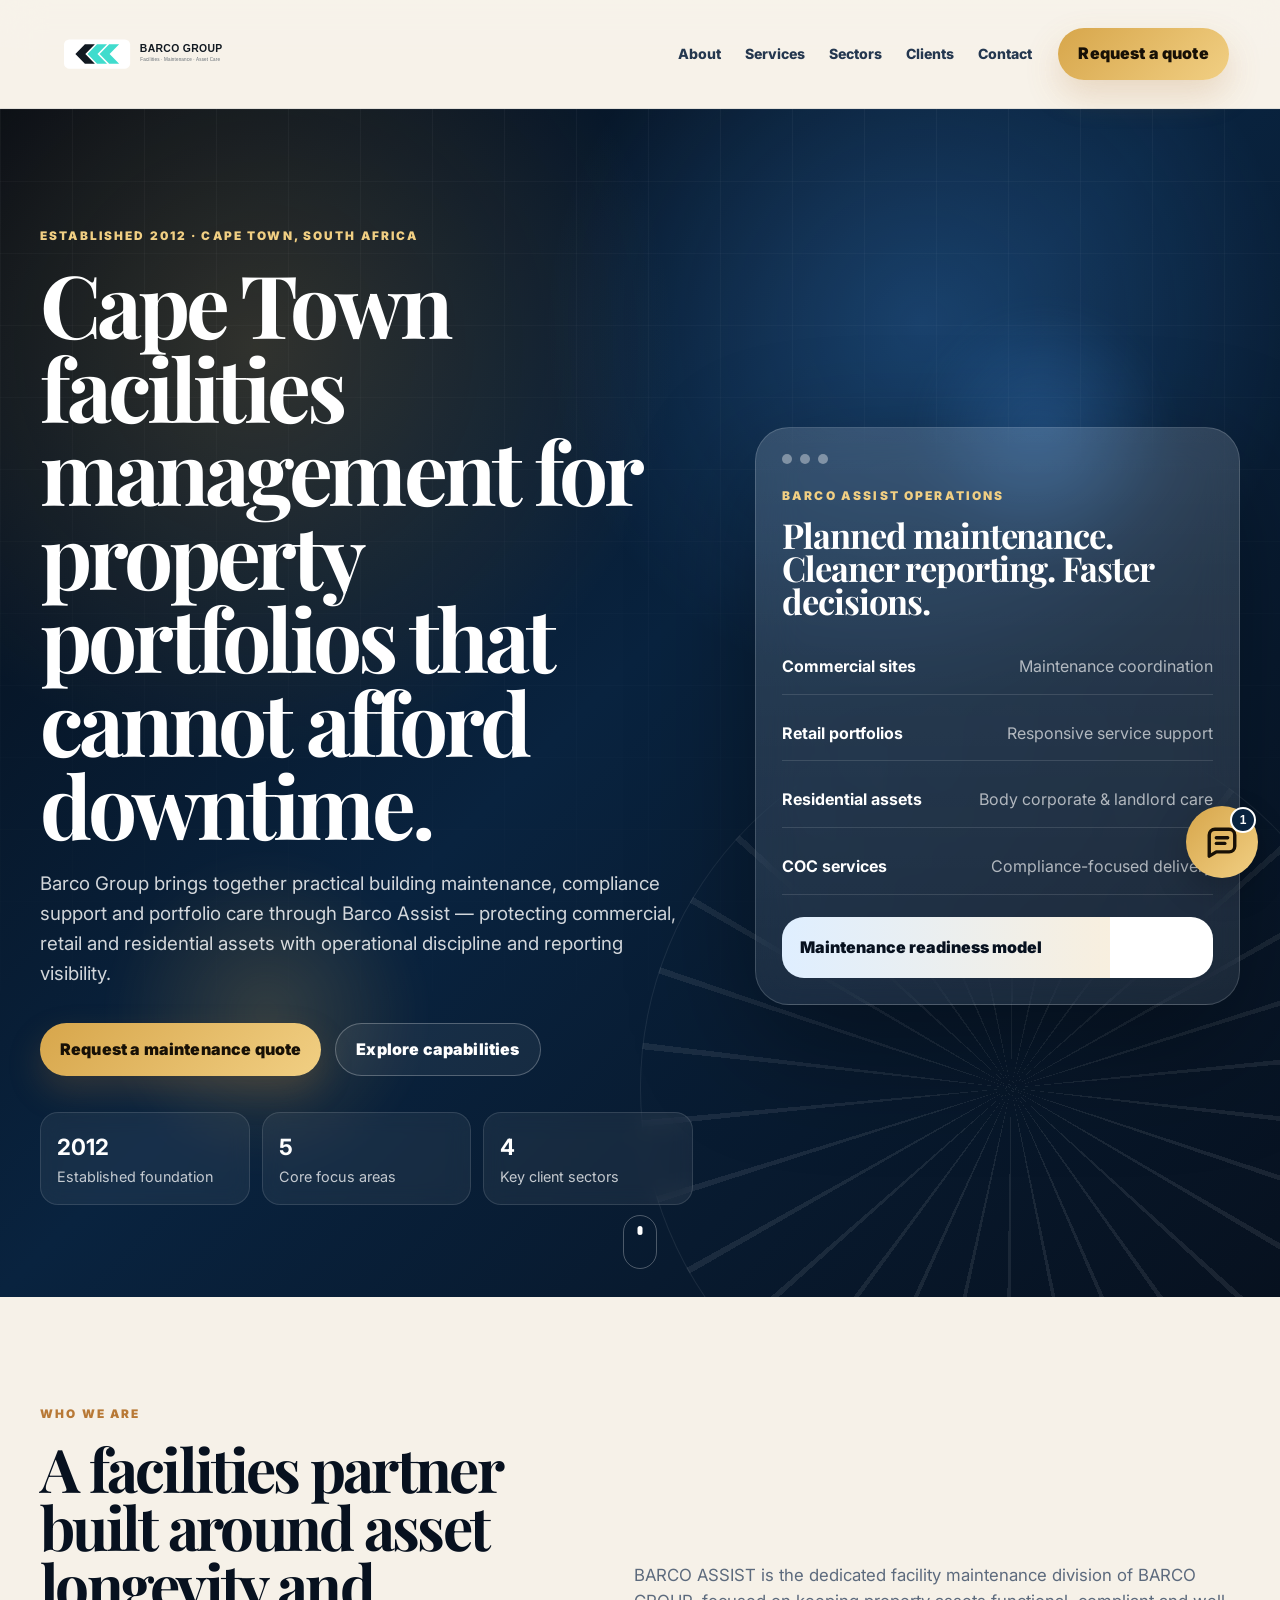
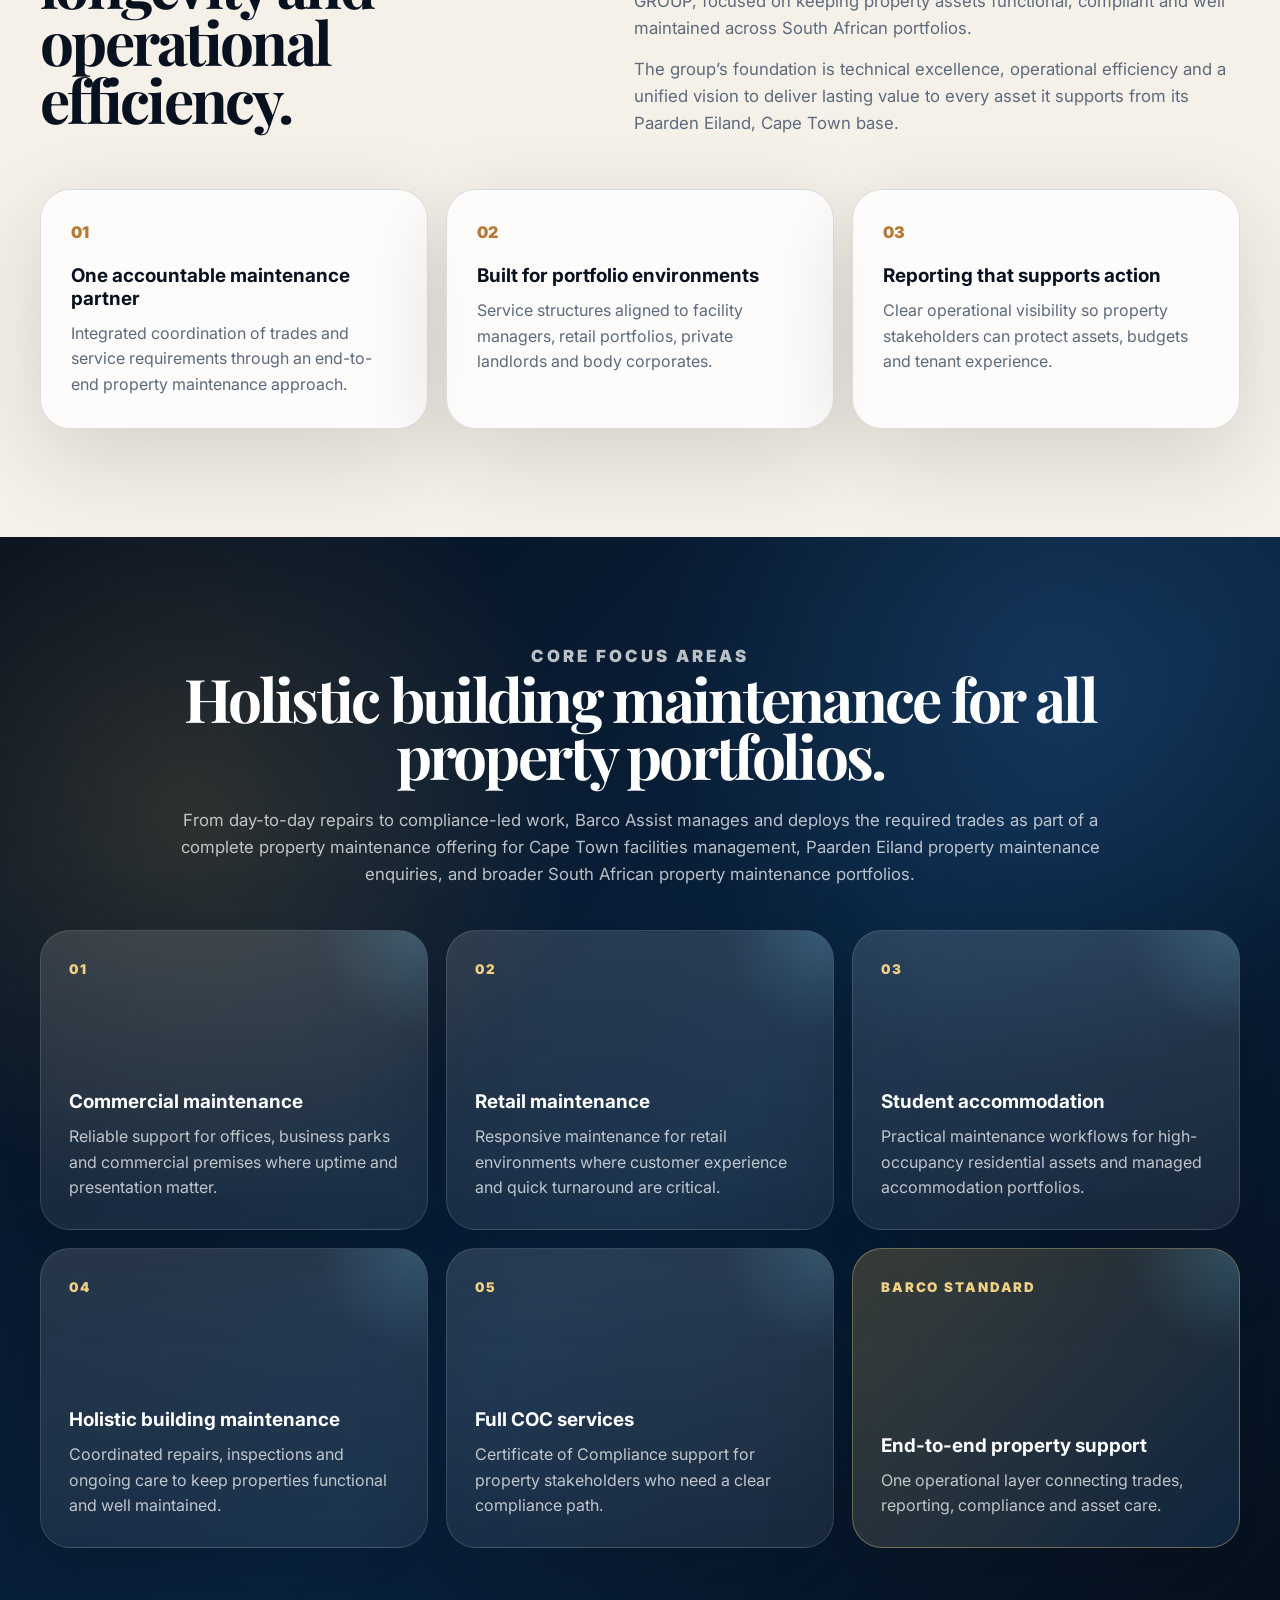
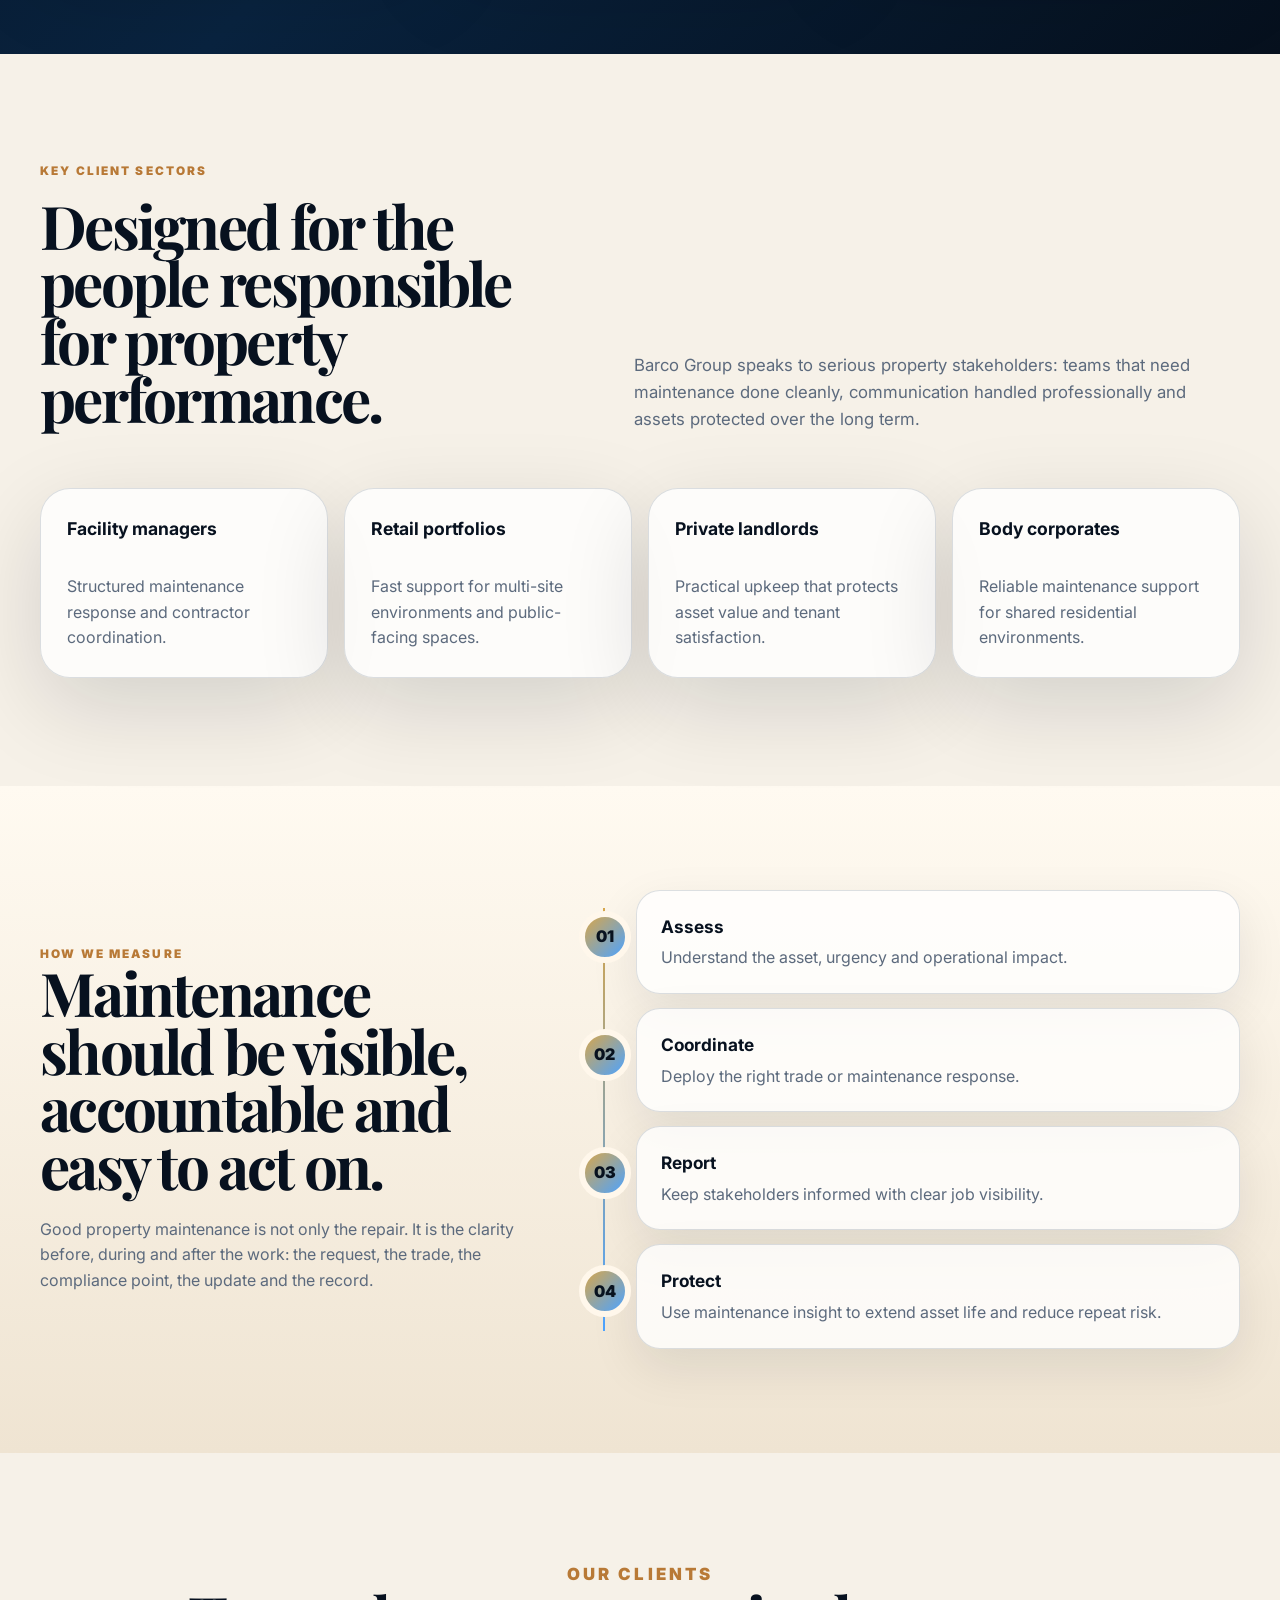
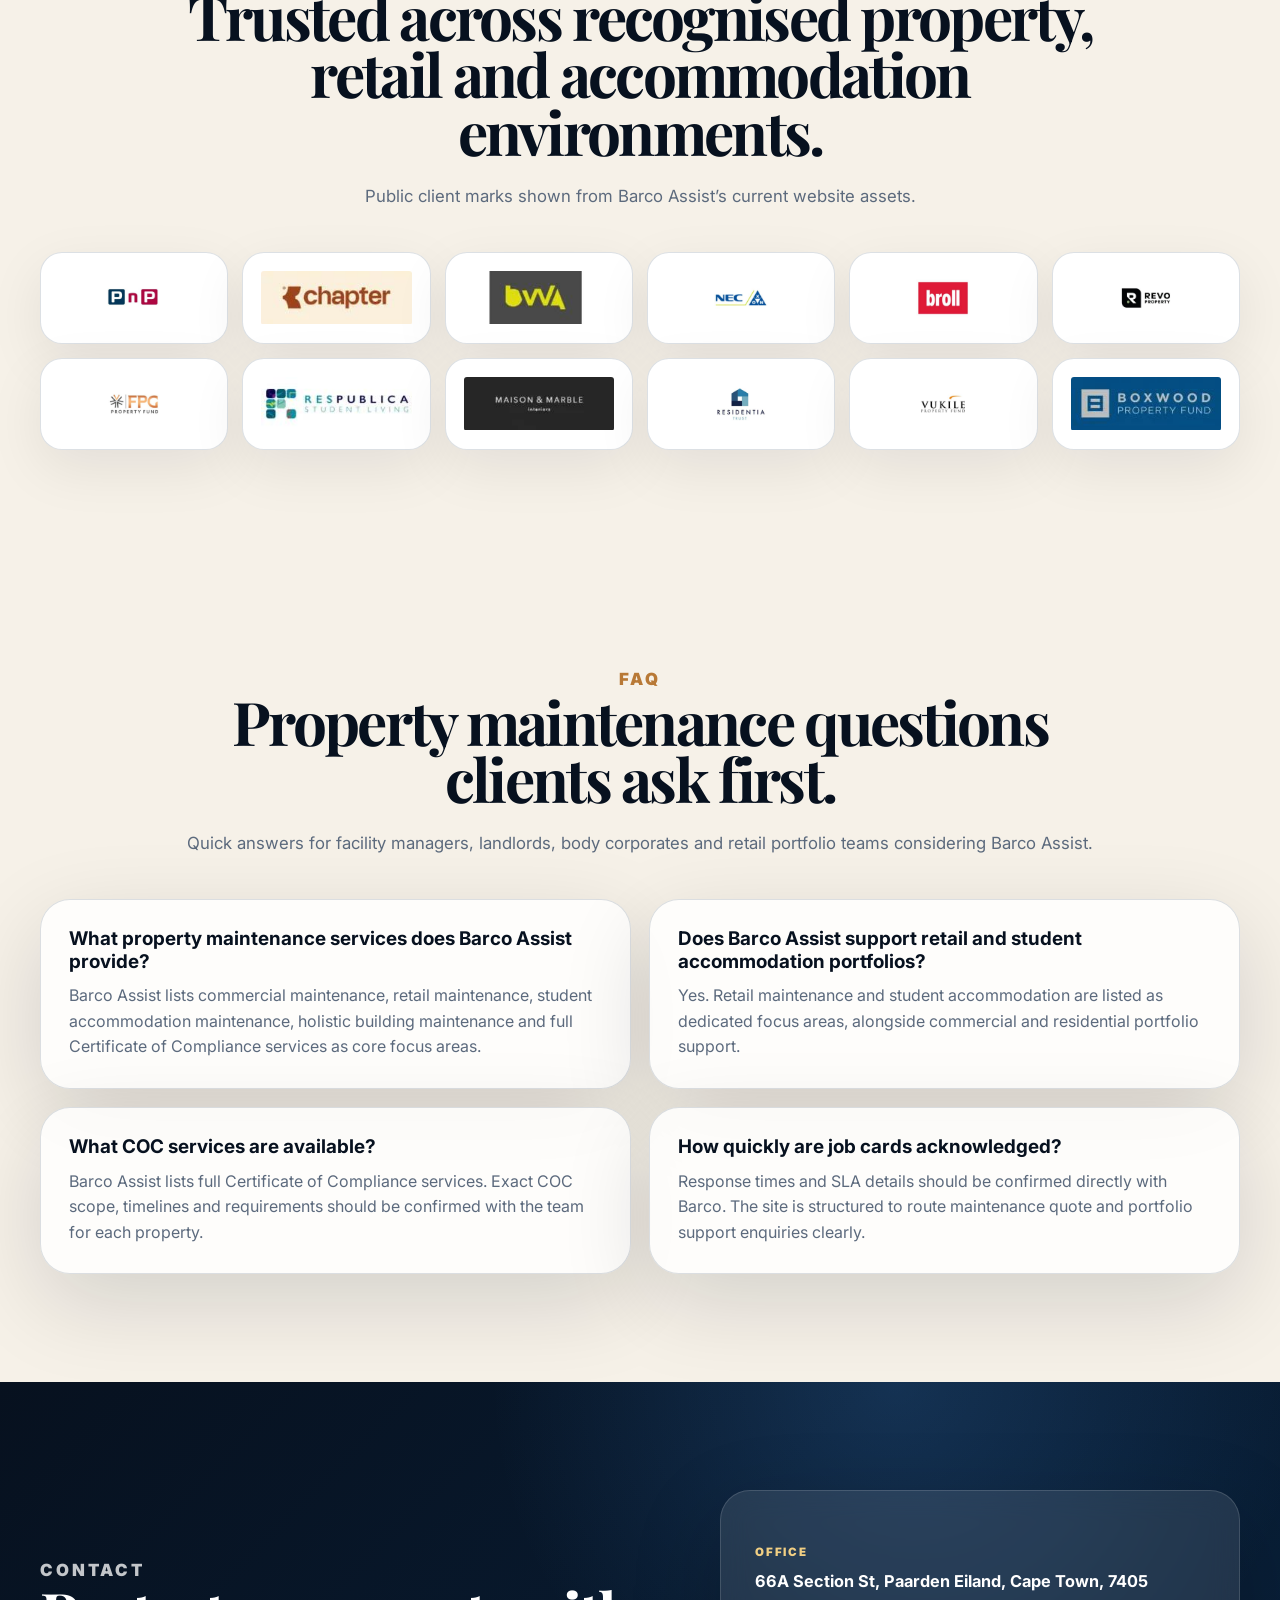
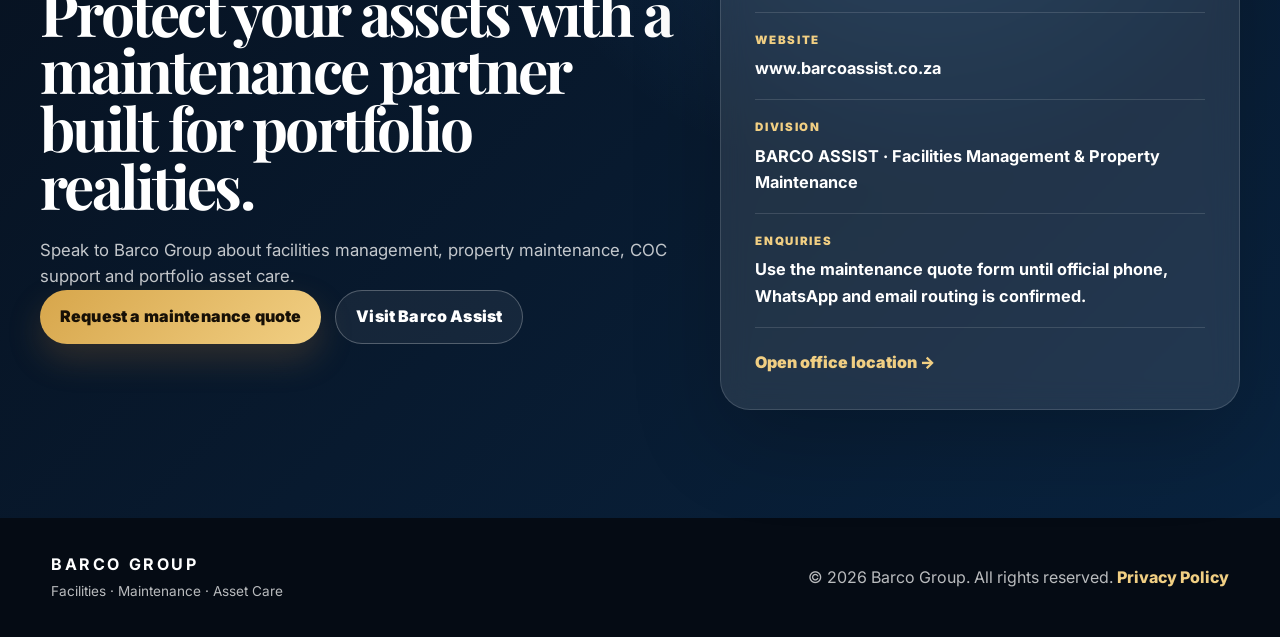
<file: index.html>
<!DOCTYPE html>
<html lang="en">
<head>
  <meta charset="UTF-8">
  <meta name="viewport" content="width=device-width, initial-scale=1.0">
  <title>Barco Group | Facilities Management &amp; Property Maintenance</title>
  <meta name="description" content="Barco Group is the home of Barco Assist, delivering Cape Town facilities management, property maintenance, COC services and asset care for South African property portfolios.">
  <link rel="canonical" href="https://barcogroup.co.za/">
  <meta property="og:type" content="website">
  <meta property="og:title" content="Barco Group | Facilities Management &amp; Property Maintenance">
  <meta property="og:description" content="Protecting commercial, retail and residential property assets through practical maintenance coordination, reporting visibility and integrated service delivery.">
  <meta property="og:url" content="https://barcogroup.co.za/">
  <meta property="og:image" content="https://smartsitesa.github.io/barco-group-demo/assets/brand/barco-group-logo.png">
  <meta name="theme-color" content="#07111f">
  <meta name="robots" content="index, follow">
  <link rel="preconnect" href="https://fonts.googleapis.com">
  <link rel="preconnect" href="https://fonts.gstatic.com" crossorigin>
  <link href="https://fonts.googleapis.com/css2?family=Inter:wght@400;500;600;700;800;900&amp;family=Playfair+Display:wght@700;800&amp;display=swap" rel="stylesheet">
  <link rel="stylesheet" href="styles.css">
  <script type="application/ld+json">
  {
    "@context": "https://schema.org",
    "@graph": [
      {
        "@type": ["Organization", "LocalBusiness"],
        "@id": "https://barcogroup.co.za/#organization",
        "name": "Barco Group",
        "url": "https://barcogroup.co.za/",
        "logo": "https://smartsitesa.github.io/barco-group-demo/assets/brand/barco-group-logo.png",
        "foundingDate": "2012",
        "address": {
          "@type": "PostalAddress",
          "streetAddress": "66A Section St, Paarden Eiland",
          "addressLocality": "Cape Town",
          "postalCode": "7405",
          "addressCountry": "ZA"
        },
        "areaServed": "South Africa",
        "description": "Barco Group is home to Barco Assist, a facilities management and property maintenance division supporting commercial, retail and residential property portfolios."
      },
      {
        "@type": "Service",
        "@id": "https://barcogroup.co.za/#property-maintenance",
        "name": "Facilities management and property maintenance",
        "provider": { "@id": "https://barcogroup.co.za/#organization" },
        "areaServed": "South Africa",
        "serviceType": ["Commercial maintenance", "Retail maintenance", "Student accommodation maintenance", "Holistic building maintenance", "Certificate of Compliance services"]
      },
      {
        "@type": "FAQPage",
        "@id": "https://barcogroup.co.za/#faq",
        "mainEntity": [
          {"@type":"Question","name":"What property maintenance services does Barco Assist provide?","acceptedAnswer":{"@type":"Answer","text":"Barco Assist lists commercial maintenance, retail maintenance, student accommodation maintenance, holistic building maintenance and full Certificate of Compliance services as core focus areas."}},
          {"@type":"Question","name":"Does Barco Assist support retail and student accommodation portfolios?","acceptedAnswer":{"@type":"Answer","text":"Yes. Retail maintenance and student accommodation are listed as dedicated focus areas, alongside commercial and residential portfolio support."}},
          {"@type":"Question","name":"What COC services are available?","acceptedAnswer":{"@type":"Answer","text":"Barco Assist lists full Certificate of Compliance services. Exact COC scope, timelines and requirements should be confirmed with the team for each property."}},
          {"@type":"Question","name":"How quickly are job cards acknowledged?","acceptedAnswer":{"@type":"Answer","text":"Response times and SLA details should be confirmed directly with Barco. The site is structured to route maintenance quote and portfolio support enquiries clearly."}}
        ]
      }
    ]
  }
  </script>
</head>
<body>
  <div class="page-glow" aria-hidden="true"></div>
  <header class="site-head" data-elevate>
    <a class="brand brand-logo-only" href="#top" aria-label="Barco Group home">
      <img src="assets/brand/barco-group-logo.svg" alt="Barco Group">
    </a>
    <nav class="main-nav" aria-label="Primary navigation">
      <a href="#about">About</a>
      <a href="#services">Services</a>
      <a href="#sectors">Sectors</a>
      <a href="#clients">Clients</a>
      <a href="#contact">Contact</a>
    </nav>
    <a class="nav-cta" href="#contact">Request a quote</a>
  </header>

  <main id="top">
    <section class="hero" aria-labelledby="hero-title">
      <div class="hero-media" aria-hidden="true">
        <div class="orb orb-one"></div>
        <div class="orb orb-two"></div>
        <div class="blueprint"></div>
      </div>
      <div class="hero-inner">
        <div class="hero-copy reveal">
          <p class="eyebrow">Established 2012 · Cape Town, South Africa</p>
          <h1 id="hero-title">Cape Town facilities management for property portfolios that cannot afford downtime.</h1>
          <p class="lead">Barco Group brings together practical building maintenance, compliance support and portfolio care through Barco Assist — protecting commercial, retail and residential assets with operational discipline and reporting visibility.</p>
          <div class="hero-actions">
            <a class="btn primary" href="#contact">Request a maintenance quote</a>
            <a class="btn ghost" href="#services">Explore capabilities</a>
          </div>
          <div class="hero-proof">
            <span><b>2012</b> Established foundation</span>
            <span><b>5</b> Core focus areas</span>
            <span><b>4</b> Key client sectors</span>
          </div>
        </div>
        <aside class="command-card reveal delay-1" aria-labelledby="operations-title">
          <div class="card-top"><span></span><span></span><span></span></div>
          <p class="panel-label">BARCO ASSIST OPERATIONS</p>
          <h2 id="operations-title">Planned maintenance. Cleaner reporting. Faster decisions.</h2>
          <div class="status-lines">
            <div><strong>Commercial sites</strong><span>Maintenance coordination</span></div>
            <div><strong>Retail portfolios</strong><span>Responsive service support</span></div>
            <div><strong>Residential assets</strong><span>Body corporate &amp; landlord care</span></div>
            <div><strong>COC services</strong><span>Compliance-focused delivery</span></div>
          </div>
          <div class="live-meter"><i></i><span>Maintenance readiness model</span></div>
        </aside>
      </div>
      <a class="scroll-cue" href="#about" aria-label="Scroll to about"><span></span></a>
    </section>

    <section id="about" class="section-shell about-section">
      <div class="split reveal">
        <div>
          <p class="eyebrow dark">Who we are</p>
          <h2>A facilities partner built around asset longevity and operational efficiency.</h2>
        </div>
        <div class="rich-copy">
          <p>BARCO ASSIST is the dedicated facility maintenance division of BARCO GROUP, focused on keeping property assets functional, compliant and well maintained across South African portfolios.</p>
          <p>The group’s foundation is technical excellence, operational efficiency and a unified vision to deliver lasting value to every asset it supports from its Paarden Eiland, Cape Town base.</p>
        </div>
      </div>
      <div class="value-grid">
        <article class="value-card reveal"><span>01</span><h3>One accountable maintenance partner</h3><p>Integrated coordination of trades and service requirements through an end-to-end property maintenance approach.</p></article>
        <article class="value-card reveal delay-1"><span>02</span><h3>Built for portfolio environments</h3><p>Service structures aligned to facility managers, retail portfolios, private landlords and body corporates.</p></article>
        <article class="value-card reveal delay-2"><span>03</span><h3>Reporting that supports action</h3><p>Clear operational visibility so property stakeholders can protect assets, budgets and tenant experience.</p></article>
      </div>
    </section>

    <section id="services" class="dark-section services-section">
      <div class="section-shell">
        <div class="section-heading reveal">
          <p class="eyebrow">Core focus areas</p>
          <h2>Holistic building maintenance for all property portfolios.</h2>
          <p>From day-to-day repairs to compliance-led work, Barco Assist manages and deploys the required trades as part of a complete property maintenance offering for Cape Town facilities management, Paarden Eiland property maintenance enquiries, and broader South African property maintenance portfolios.</p>
        </div>
        <div class="service-grid">
          <article class="service-card reveal"><small>01</small><h3>Commercial maintenance</h3><p>Reliable support for offices, business parks and commercial premises where uptime and presentation matter.</p></article>
          <article class="service-card reveal delay-1"><small>02</small><h3>Retail maintenance</h3><p>Responsive maintenance for retail environments where customer experience and quick turnaround are critical.</p></article>
          <article class="service-card reveal delay-2"><small>03</small><h3>Student accommodation</h3><p>Practical maintenance workflows for high-occupancy residential assets and managed accommodation portfolios.</p></article>
          <article class="service-card reveal"><small>04</small><h3>Holistic building maintenance</h3><p>Coordinated repairs, inspections and ongoing care to keep properties functional and well maintained.</p></article>
          <article class="service-card reveal delay-1"><small>05</small><h3>Full COC services</h3><p>Certificate of Compliance support for property stakeholders who need a clear compliance path.</p></article>
          <article class="service-card premium reveal delay-2"><small>BARCO STANDARD</small><h3>End-to-end property support</h3><p>One operational layer connecting trades, reporting, compliance and asset care.</p></article>
        </div>
      </div>
    </section>

    <section id="sectors" class="section-shell sectors-section">
      <div class="split reveal">
        <div>
          <p class="eyebrow dark">Key client sectors</p>
          <h2>Designed for the people responsible for property performance.</h2>
        </div>
        <p class="rich-copy">Barco Group speaks to serious property stakeholders: teams that need maintenance done cleanly, communication handled professionally and assets protected over the long term.</p>
      </div>
      <div class="sector-track">
        <article class="sector-card reveal"><b>Facility managers</b><span>Structured maintenance response and contractor coordination.</span></article>
        <article class="sector-card reveal delay-1"><b>Retail portfolios</b><span>Fast support for multi-site environments and public-facing spaces.</span></article>
        <article class="sector-card reveal delay-2"><b>Private landlords</b><span>Practical upkeep that protects asset value and tenant satisfaction.</span></article>
        <article class="sector-card reveal delay-3"><b>Body corporates</b><span>Reliable maintenance support for shared residential environments.</span></article>
      </div>
    </section>

    <section class="process-section">
      <div class="section-shell process-grid">
        <div class="process-copy reveal">
          <p class="eyebrow dark">How we measure</p>
          <h2>Maintenance should be visible, accountable and easy to act on.</h2>
          <p>Good property maintenance is not only the repair. It is the clarity before, during and after the work: the request, the trade, the compliance point, the update and the record.</p>
        </div>
        <div class="timeline reveal delay-1">
          <div><span>01</span><strong>Assess</strong><p>Understand the asset, urgency and operational impact.</p></div>
          <div><span>02</span><strong>Coordinate</strong><p>Deploy the right trade or maintenance response.</p></div>
          <div><span>03</span><strong>Report</strong><p>Keep stakeholders informed with clear job visibility.</p></div>
          <div><span>04</span><strong>Protect</strong><p>Use maintenance insight to extend asset life and reduce repeat risk.</p></div>
        </div>
      </div>
    </section>

    <section id="clients" class="section-shell clients-section">
      <div class="section-heading reveal">
        <p class="eyebrow dark">Our clients</p>
        <h2>Trusted across recognised property, retail and accommodation environments.</h2>
        <p>Public client marks shown from Barco Assist’s current website assets.</p>
      </div>
      <div class="logo-cloud reveal">
        <img loading="lazy" decoding="async" src="assets/barco/img-02.jpg" alt="Pick n Pay logo">
        <img loading="lazy" decoding="async" src="assets/barco/img-03.jpg" alt="Chapter logo">
        <img loading="lazy" decoding="async" src="assets/barco/img-04.jpg" alt="BWA logo">
        <img loading="lazy" decoding="async" src="assets/barco/img-05.jpg" alt="NEC logo">
        <img loading="lazy" decoding="async" src="assets/barco/img-06.jpg" alt="Broll logo">
        <img loading="lazy" decoding="async" src="assets/barco/img-07.jpg" alt="Revo Property logo">
        <img loading="lazy" decoding="async" src="assets/barco/img-08.jpg" alt="FPG Property Fund logo">
        <img loading="lazy" decoding="async" src="assets/barco/img-09.jpg" alt="Respublica Student Living logo">
        <img loading="lazy" decoding="async" src="assets/barco/img-10.jpg" alt="Maison & Marble Interiors logo">
        <img loading="lazy" decoding="async" src="assets/barco/img-11.jpg" alt="Residentia Trust logo">
        <img loading="lazy" decoding="async" src="assets/barco/img-12.jpg" alt="Vukile Property Fund logo">
        <img loading="lazy" decoding="async" src="assets/barco/img-13.jpg" alt="Boxwood Property Fund logo">
      </div>
    </section>

    <section id="faq" class="section-shell faq-section">
      <div class="section-heading reveal">
        <p class="eyebrow dark">FAQ</p>
        <h2>Property maintenance questions clients ask first.</h2>
        <p>Quick answers for facility managers, landlords, body corporates and retail portfolio teams considering Barco Assist.</p>
      </div>
      <div class="faq-grid">
        <article class="faq-card reveal"><h3>What property maintenance services does Barco Assist provide?</h3><p>Barco Assist lists commercial maintenance, retail maintenance, student accommodation maintenance, holistic building maintenance and full Certificate of Compliance services as core focus areas.</p></article>
        <article class="faq-card reveal delay-1"><h3>Does Barco Assist support retail and student accommodation portfolios?</h3><p>Yes. Retail maintenance and student accommodation are listed as dedicated focus areas, alongside commercial and residential portfolio support.</p></article>
        <article class="faq-card reveal delay-2"><h3>What COC services are available?</h3><p>Barco Assist lists full Certificate of Compliance services. Exact COC scope, timelines and requirements should be confirmed with the team for each property.</p></article>
        <article class="faq-card reveal"><h3>How quickly are job cards acknowledged?</h3><p>Response times and SLA details should be confirmed directly with Barco. The site is structured to route maintenance quote and portfolio support enquiries clearly.</p></article>
      </div>
    </section>

    <section id="contact" class="contact-section">
      <div class="section-shell contact-grid">
        <div class="contact-copy reveal">
          <p class="eyebrow">Contact</p>
          <h2>Protect your assets with a maintenance partner built for portfolio realities.</h2>
          <p>Speak to Barco Group about facilities management, property maintenance, COC support and portfolio asset care.</p>
          <div class="contact-actions">
            <a class="btn primary" href="https://barcoassist.co.za/contact_us" target="_blank" rel="noopener">Request a maintenance quote</a>
            <a class="btn ghost" href="https://barcoassist.co.za/" target="_blank" rel="noopener">Visit Barco Assist</a>
          </div>
        </div>
        <div class="contact-card reveal delay-1">
          <div class="contact-line"><span>Office</span><strong>66A Section St, Paarden Eiland, Cape Town, 7405</strong></div>
          <div class="contact-line"><span>Website</span><strong>www.barcoassist.co.za</strong></div>
          <div class="contact-line"><span>Division</span><strong>BARCO ASSIST · Facilities Management &amp; Property Maintenance</strong></div>
          <div class="contact-line"><span>Enquiries</span><strong>Use the maintenance quote form until official phone, WhatsApp and email routing is confirmed.</strong></div>
          <a class="map-link" href="https://www.google.com/maps/search/?api=1&query=66A%20Section%20St%2C%20Paarden%20Eiland%2C%20Cape%20Town%2C%207405" target="_blank" rel="noopener">Open office location →</a>
        </div>
      </div>
    </section>
  </main>

  <footer class="site-footer">
    <div><strong>BARCO GROUP</strong><span>Facilities · Maintenance · Asset Care</span></div>
    <p>© 2026 Barco Group. All rights reserved. <a href="privacy.html">Privacy Policy</a></p>
  </footer>

  <script src="bot-config.js"></script>
  <script src="bot-widget.js"></script>
  <script src="site.js"></script>
</body>
</html>
</file>
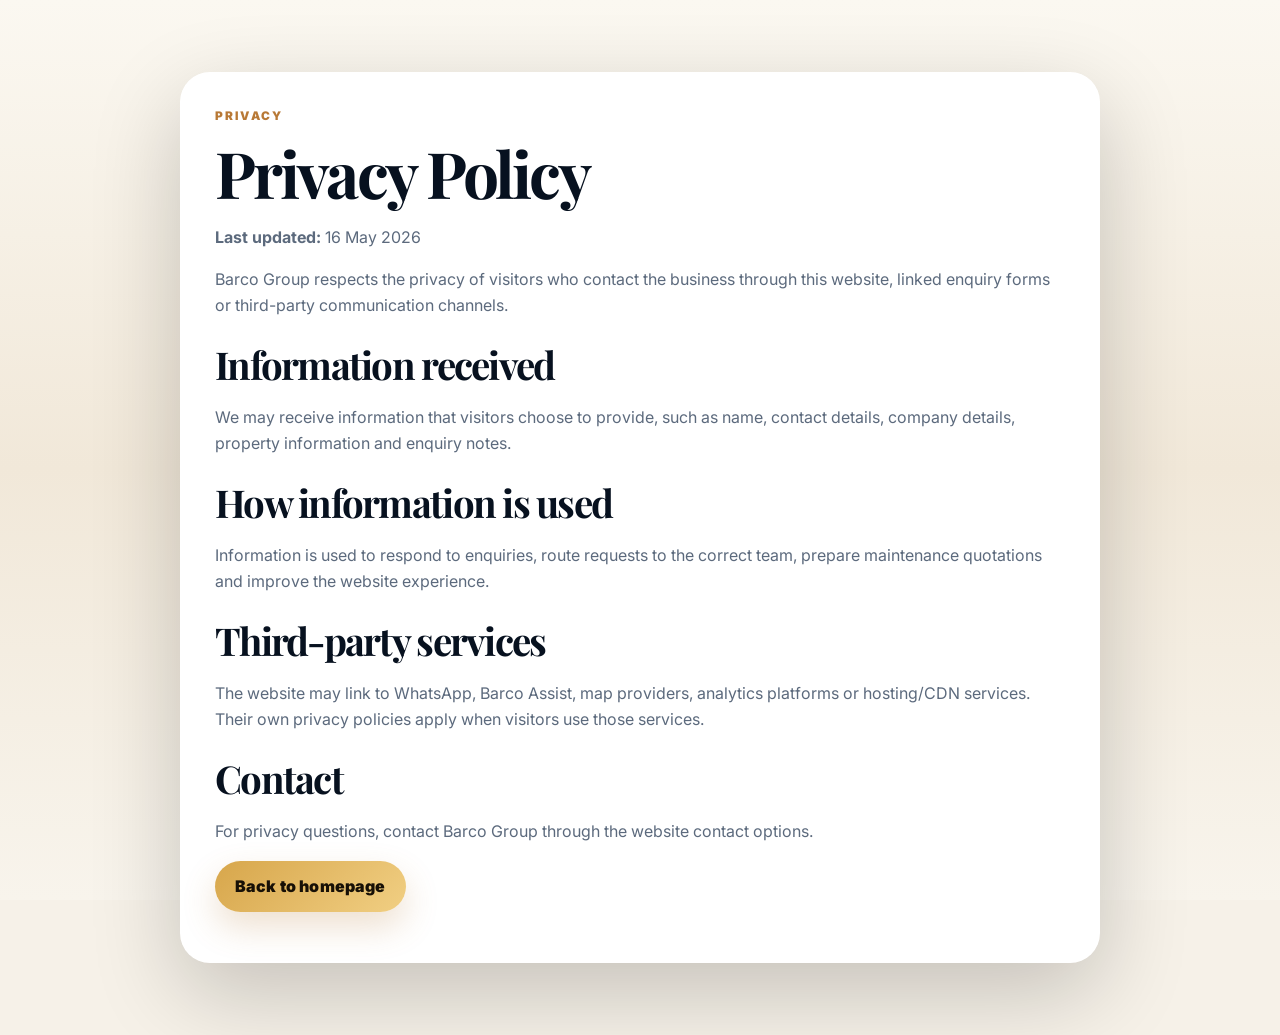
<file: privacy.html>
<!DOCTYPE html>
<html lang="en">
<head>
  <meta charset="UTF-8">
  <meta name="viewport" content="width=device-width, initial-scale=1.0">
  <title>Privacy Policy | Barco Group</title>
  <meta name="description" content="Privacy policy for Barco Group website enquiries.">
  <meta name="robots" content="index, follow">
  <link rel="preconnect" href="https://fonts.googleapis.com">
  <link rel="preconnect" href="https://fonts.gstatic.com" crossorigin>
  <link href="https://fonts.googleapis.com/css2?family=Inter:wght@400;500;600;700;800;900&amp;family=Playfair+Display:wght@700;800&amp;display=swap" rel="stylesheet">
  <link rel="stylesheet" href="styles.css">
</head>
<body>
  <main class="section-shell privacy-shell">
    <article class="contact-card privacy-card">
      <p class="eyebrow dark">Privacy</p>
      <h1>Privacy Policy</h1>
      <p><strong>Last updated:</strong> 16 May 2026</p>
      <p>Barco Group respects the privacy of visitors who contact the business through this website, linked enquiry forms or third-party communication channels.</p>
      <h2>Information received</h2>
      <p>We may receive information that visitors choose to provide, such as name, contact details, company details, property information and enquiry notes.</p>
      <h2>How information is used</h2>
      <p>Information is used to respond to enquiries, route requests to the correct team, prepare maintenance quotations and improve the website experience.</p>
      <h2>Third-party services</h2>
      <p>The website may link to WhatsApp, Barco Assist, map providers, analytics platforms or hosting/CDN services. Their own privacy policies apply when visitors use those services.</p>
      <h2>Contact</h2>
      <p>For privacy questions, contact Barco Group through the website contact options.</p>
      <p><a class="btn primary" href="index.html">Back to homepage</a></p>
    </article>
  </main>
</body>
</html>
</file>
<file: styles.css>
:root{--ink:#07111f;--navy:#09233f;--blue:#123b69;--electric:#4da3ff;--cyan:#80d7ff;--gold:#d7a64b;--bronze:#b87936;--paper:#f6f1e8;--stone:#e8dfd1;--muted:#5c6a7d;--line:rgba(9,35,63,.14);--white:#fff;--shadow:0 28px 90px rgba(7,17,31,.14);--radius:30px;--max:1200px}*{box-sizing:border-box}html{scroll-behavior:smooth}body{margin:0;font-family:Inter,system-ui,-apple-system,Segoe UI,sans-serif;color:var(--ink);background:var(--paper);line-height:1.6;overflow-x:hidden}body:before{content:"";position:fixed;inset:0;z-index:-3;background:linear-gradient(180deg,#fbf8f1 0%,#f1e8d9 52%,#f8f4ec 100%)}a{color:inherit;text-decoration:none}img{max-width:100%;display:block}.page-glow{position:fixed;inset:auto -15vw -30vh auto;width:58vw;height:58vw;border-radius:50%;background:radial-gradient(circle,rgba(77,163,255,.16),transparent 62%);z-index:-2;pointer-events:none}.site-head{position:sticky;top:0;z-index:60;display:flex;align-items:center;gap:26px;padding:15px clamp(18px,4vw,56px);background:rgba(246,241,232,.78);backdrop-filter:blur(20px);border-bottom:1px solid rgba(9,35,63,.09);transition:box-shadow .25s,background .25s}.site-head.is-scrolled{background:rgba(246,241,232,.94);box-shadow:0 18px 50px rgba(7,17,31,.1)}.brand{display:flex;align-items:center;gap:14px;margin-right:auto}.brand img{width:260px;height:78px;object-fit:contain;border-radius:0;background:transparent;padding:0;box-shadow:none}.brand strong{display:block;letter-spacing:.16em;font-size:.78rem}.brand small{display:block;color:var(--muted);font-size:.72rem;margin-top:1px}.main-nav{display:flex;gap:24px;font-size:.88rem;font-weight:800;color:#24374f}.main-nav a{position:relative}.main-nav a:after{content:"";position:absolute;left:0;right:100%;bottom:-7px;height:2px;background:linear-gradient(90deg,var(--gold),var(--electric));transition:right .25s}.main-nav a:hover:after{right:0}.nav-cta,.btn{display:inline-flex;align-items:center;justify-content:center;border-radius:999px;padding:13px 20px;font-weight:900;letter-spacing:.01em;transition:transform .2s,box-shadow .2s,background .2s}.nav-cta,.btn.primary{background:linear-gradient(135deg,var(--gold),#f1cf83);color:#171006;box-shadow:0 15px 34px rgba(183,121,54,.23)}.nav-cta:hover,.btn:hover{transform:translateY(-2px)}.btn.ghost{border:1px solid rgba(255,255,255,.26);color:#fff;background:rgba(255,255,255,.06)}.hero{position:relative;min-height:820px;display:grid;align-items:center;overflow:hidden;color:#fff;background:radial-gradient(circle at 72% 18%,rgba(77,163,255,.24),transparent 28%),radial-gradient(circle at 20% 20%,rgba(215,166,75,.2),transparent 30%),linear-gradient(135deg,#050b14 0%,#09233f 48%,#07111f 100%)}.hero:after{content:"";position:absolute;inset:0;background:linear-gradient(90deg,rgba(255,255,255,.05) 1px,transparent 1px),linear-gradient(rgba(255,255,255,.045) 1px,transparent 1px);background-size:72px 72px;mask-image:linear-gradient(180deg,#000,transparent 84%);opacity:.75}.hero-media{position:absolute;inset:0;overflow:hidden}.orb{position:absolute;border-radius:50%;filter:blur(14px);opacity:.75;animation:float 8s ease-in-out infinite}.orb-one{right:8%;top:16%;width:270px;height:270px;background:radial-gradient(circle,rgba(77,163,255,.36),transparent 68%)}.orb-two{left:8%;bottom:10%;width:330px;height:330px;background:radial-gradient(circle,rgba(215,166,75,.28),transparent 68%);animation-delay:-2s}.blueprint{position:absolute;right:-8vw;bottom:-18vh;width:58vw;height:58vw;border:1px solid rgba(255,255,255,.08);border-radius:50%;background:repeating-conic-gradient(from 0deg,rgba(255,255,255,.08) 0 1deg,transparent 1deg 12deg);animation:spin 38s linear infinite}.hero-inner{position:relative;z-index:2;width:min(var(--max),calc(100% - 34px));margin:0 auto;display:grid;grid-template-columns:1.05fr .78fr;gap:62px;align-items:center;padding:118px 0 92px}.eyebrow{margin:0 0 16px;text-transform:uppercase;letter-spacing:.18em;font-size:.74rem;font-weight:900;color:#f1cf83}.eyebrow.dark{color:var(--bronze)}h1,h2{font-family:"Playfair Display",Georgia,serif;letter-spacing:-.045em;line-height:.96;margin:0 0 22px}h1{font-size:clamp(3rem,6.8vw,7rem);max-width:920px}h2{font-size:clamp(2.25rem,4.7vw,4.9rem)}h3{margin:0 0 10px;font-size:1.18rem;line-height:1.2}.lead{font-size:1.17rem;color:rgba(255,255,255,.82);max-width:760px;margin:0 0 34px}.hero-actions,.contact-actions{display:flex;gap:14px;flex-wrap:wrap}.hero-proof{display:grid;grid-template-columns:repeat(3,1fr);gap:12px;margin-top:36px;max-width:780px}.hero-proof span{padding:16px;border:1px solid rgba(255,255,255,.12);border-radius:18px;background:rgba(255,255,255,.06);backdrop-filter:blur(10px);color:rgba(255,255,255,.75);font-size:.9rem}.hero-proof b{display:block;color:#fff;font-size:1.4rem}.command-card{position:relative;border:1px solid rgba(255,255,255,.16);border-radius:34px;background:linear-gradient(180deg,rgba(255,255,255,.15),rgba(255,255,255,.075));box-shadow:0 40px 120px rgba(0,0,0,.36);backdrop-filter:blur(22px);padding:26px;overflow:hidden}.command-card:before{content:"";position:absolute;inset:-40% -35% auto auto;width:260px;height:260px;border-radius:50%;background:radial-gradient(circle,rgba(128,215,255,.28),transparent 65%)}.card-top{display:flex;gap:8px;margin-bottom:22px}.card-top span{width:10px;height:10px;border-radius:50%;background:rgba(255,255,255,.38)}.panel-label{position:relative;margin:0 0 14px;letter-spacing:.18em;color:#f1cf83;font-size:.75rem;font-weight:900}.command-card h2{font-size:2.15rem;letter-spacing:-.03em}.status-lines{display:grid;gap:12px;margin:22px 0}.status-lines div{display:flex;justify-content:space-between;gap:18px;padding:14px 0;border-bottom:1px solid rgba(255,255,255,.12)}.status-lines span{color:rgba(255,255,255,.65);text-align:right}.live-meter{position:relative;margin-top:20px;padding:18px;border-radius:22px;background:#fff;color:var(--ink);font-weight:900;overflow:hidden}.live-meter i{position:absolute;inset:0 auto 0 0;width:76%;background:linear-gradient(90deg,rgba(77,163,255,.18),rgba(215,166,75,.18));animation:pulseWidth 3.8s ease-in-out infinite}.live-meter span{position:relative}.scroll-cue{position:absolute;z-index:3;left:50%;bottom:28px;width:34px;height:54px;border:1px solid rgba(255,255,255,.28);border-radius:999px;transform:translateX(-50%)}.scroll-cue span{position:absolute;left:50%;top:10px;width:5px;height:9px;border-radius:99px;background:#fff;transform:translateX(-50%);animation:scrollDot 1.8s infinite}.section-shell{width:min(var(--max),calc(100% - 34px));margin:0 auto}.about-section,.sectors-section,.clients-section{padding:108px 0}.split{display:grid;grid-template-columns:.95fr 1.05fr;gap:46px;align-items:end;margin-bottom:38px}.rich-copy{color:var(--muted);font-size:1.05rem}.rich-copy p{margin:0 0 14px}.value-grid{display:grid;grid-template-columns:repeat(3,1fr);gap:18px}.value-card,.service-card,.sector-card,.contact-card{border:1px solid var(--line);border-radius:var(--radius);background:rgba(255,255,255,.76);box-shadow:var(--shadow)}.value-card{padding:30px;min-height:240px;transition:transform .25s,box-shadow .25s}.value-card:hover,.sector-card:hover{transform:translateY(-6px);box-shadow:0 34px 100px rgba(7,17,31,.18)}.value-card span{display:inline-flex;margin-bottom:20px;color:var(--bronze);font-weight:900}.value-card p,.service-card p,.section-heading p,.sector-card span,.process-copy p,.contact-copy p{color:var(--muted);margin:0}.dark-section{position:relative;padding:106px 0;background:linear-gradient(135deg,#07111f,#09233f 55%,#06101d);color:#fff;overflow:hidden}.dark-section:before{content:"";position:absolute;inset:0;background:radial-gradient(circle at 15% 25%,rgba(215,166,75,.18),transparent 28%),radial-gradient(circle at 82% 12%,rgba(77,163,255,.16),transparent 28%)}.dark-section .section-shell{position:relative}.section-heading{text-align:center;max-width:920px;margin:0 auto 42px}.section-heading p{font-size:1.05rem}.dark-section .section-heading p,.service-card p{color:rgba(255,255,255,.72)}.service-grid{display:grid;grid-template-columns:repeat(3,1fr);gap:18px}.service-card{position:relative;overflow:hidden;min-height:300px;padding:28px;display:flex;flex-direction:column;justify-content:flex-end;background:linear-gradient(180deg,rgba(255,255,255,.13),rgba(255,255,255,.07));border-color:rgba(255,255,255,.13);box-shadow:0 30px 90px rgba(0,0,0,.18);transition:transform .25s,border-color .25s}.service-card:before{content:"";position:absolute;inset:-35% -25% auto auto;width:210px;height:210px;border-radius:50%;background:radial-gradient(circle,rgba(128,215,255,.18),transparent 68%)}.service-card:hover{transform:translateY(-7px);border-color:rgba(241,207,131,.45)}.service-card small{color:#f1cf83;font-weight:900;letter-spacing:.14em;margin-bottom:auto}.service-card.premium{background:linear-gradient(135deg,rgba(215,166,75,.24),rgba(77,163,255,.12));border-color:rgba(241,207,131,.36)}.sector-track{display:grid;grid-template-columns:repeat(4,1fr);gap:16px}.sector-card{padding:26px;min-height:190px;display:flex;flex-direction:column;justify-content:space-between}.sector-card b{font-size:1.1rem}.sector-card span{display:block}.process-section{padding:104px 0;background:linear-gradient(180deg,#fffaf1,#efe4d2)}.process-grid{display:grid;grid-template-columns:.85fr 1.15fr;gap:48px;align-items:center}.timeline{position:relative;display:grid;gap:14px}.timeline:before{content:"";position:absolute;left:25px;top:18px;bottom:18px;width:2px;background:linear-gradient(var(--gold),var(--electric))}.timeline div{position:relative;margin-left:58px;padding:22px 24px;border:1px solid var(--line);border-radius:24px;background:rgba(255,255,255,.78);box-shadow:0 18px 50px rgba(7,17,31,.09)}.timeline span{position:absolute;left:-58px;top:20px;width:52px;height:52px;border-radius:50%;display:grid;place-items:center;background:linear-gradient(135deg,var(--gold),var(--electric));color:#08121f;font-weight:900;border:6px solid #fff7eb}.timeline strong{display:block;font-size:1.08rem}.timeline p{margin:5px 0 0;color:var(--muted)}.logo-cloud{display:grid;grid-template-columns:repeat(6,1fr);gap:14px;align-items:center}.logo-cloud img{width:100%;height:92px;object-fit:contain;padding:18px;border:1px solid var(--line);border-radius:22px;background:#fff;box-shadow:0 18px 55px rgba(7,17,31,.08);filter:saturate(.96);transition:transform .2s,filter .2s}.logo-cloud img:hover{transform:translateY(-4px);filter:saturate(1.08)}.contact-section{padding:108px 0;background:radial-gradient(circle at 70% 0,rgba(77,163,255,.18),transparent 35%),linear-gradient(135deg,#07111f,#09233f);color:#fff}.contact-grid{display:grid;grid-template-columns:1fr .82fr;gap:46px;align-items:center}.contact-copy p{color:rgba(255,255,255,.76);font-size:1.05rem}.contact-card{padding:34px;background:rgba(255,255,255,.1);border-color:rgba(255,255,255,.14);box-shadow:0 30px 90px rgba(0,0,0,.2);backdrop-filter:blur(14px)}.contact-line{padding:18px 0;border-bottom:1px solid rgba(255,255,255,.13)}.contact-line span{display:block;color:#f1cf83;font-weight:900;text-transform:uppercase;letter-spacing:.15em;font-size:.72rem;margin-bottom:6px}.contact-line strong{display:block;font-size:1.02rem}.map-link{display:inline-flex;margin-top:22px;color:#f1cf83;font-weight:900}.site-footer{display:flex;justify-content:space-between;gap:20px;align-items:center;padding:34px clamp(18px,4vw,56px);background:#050b14;color:rgba(255,255,255,.72)}.site-footer strong{display:block;color:#fff;letter-spacing:.16em}.site-footer span{font-size:.85rem}.site-footer p{margin:0}.site-footer a{color:#f1cf83;font-weight:800}.reveal{opacity:0;transform:translateY(28px);transition:opacity .8s ease,transform .8s ease}.reveal.in-view{opacity:1;transform:none}.delay-1{transition-delay:.12s}.delay-2{transition-delay:.24s}.delay-3{transition-delay:.36s}@keyframes float{50%{transform:translate3d(0,-22px,0) scale(1.04)}}@keyframes spin{to{transform:rotate(360deg)}}@keyframes pulseWidth{50%{width:92%}}@keyframes scrollDot{0%{opacity:0;transform:translate(-50%,0)}35%{opacity:1}100%{opacity:0;transform:translate(-50%,22px)}}@media(max-width:1020px){.main-nav{display:none}.hero-inner,.split,.process-grid,.contact-grid{grid-template-columns:1fr}.command-card{max-width:620px}.value-grid,.service-grid{grid-template-columns:1fr 1fr}.sector-track{grid-template-columns:1fr 1fr}.logo-cloud{grid-template-columns:repeat(3,1fr)}.hero-proof{grid-template-columns:1fr 1fr 1fr}}@media(max-width:660px){.site-head{padding:12px 15px}.brand img{width:186px;height:56px}.brand small{display:none}.nav-cta{display:none}.hero{min-height:auto}.hero-inner{padding:78px 0 72px}.hero-proof,.value-grid,.service-grid,.sector-track,.logo-cloud{grid-template-columns:1fr}h1{font-size:2.72rem}.command-card h2{font-size:1.85rem}.status-lines div{display:block}.status-lines span{text-align:left;display:block;margin-top:4px}.about-section,.sectors-section,.clients-section,.contact-section,.dark-section,.process-section{padding:74px 0}.hero-actions .btn,.contact-actions .btn{width:100%}.site-footer{display:block;text-align:center}.site-footer p{margin-top:12px}.logo-cloud img{height:105px}.blueprint{width:95vw;height:95vw;right:-40vw}}@media(prefers-reduced-motion:reduce){*{animation:none!important;transition:none!important;scroll-behavior:auto!important}.reveal{opacity:1;transform:none}}
/* SmartSite assistant */
.aiFab{position:fixed;right:22px;bottom:22px;z-index:80;width:72px;height:72px;border:0;border-radius:50%;background:linear-gradient(135deg,var(--gold),#f1cf83);color:#171006;box-shadow:0 12px 34px rgba(0,0,0,.22);cursor:pointer;display:grid;place-items:center}.aiFab svg{width:34px;height:34px}.aiFab::after{content:'1';position:absolute;right:2px;top:1px;width:22px;height:22px;border-radius:50%;background:#09233f;color:#fff;display:grid;place-items:center;font:800 12px Arial,sans-serif;border:2px solid #fff}.aiFab span{display:none}.aiPanel{position:fixed;right:22px;bottom:104px;z-index:90;width:min(370px,calc(100vw - 28px));overflow:hidden;border-radius:22px;background:#f6f1e8;box-shadow:0 18px 60px rgba(0,0,0,.24);color:#111;font-family:Inter,Arial,sans-serif}.aiHead{display:flex;align-items:center;justify-content:space-between;gap:14px;padding:17px 18px;background:#09233f;color:#fff;border-radius:22px 22px 0 0}.aiHeadMain{display:flex;gap:12px;align-items:center}.aiLogo{width:42px;height:42px;border-radius:50%;background:#fff;display:grid;place-items:center;color:#09233f;font-weight:900;font-size:19px;box-shadow:0 2px 8px rgba(0,0,0,.12)}.aiHead b{display:block;font-size:18px;line-height:1.1}.aiHead small{display:block;font-size:13px;color:rgba(255,255,255,.86);margin-top:4px}.aiHead button{border:0;background:transparent;color:#fff;font-size:28px;line-height:1;cursor:pointer}.aiBack{font-size:24px!important}.aiBody{padding:16px;display:grid;gap:12px}.aiBody p{margin:0 0 8px;color:#506072;font-size:14px}.contactOption{display:flex;align-items:center;gap:14px;width:100%;border:1px solid rgba(9,35,63,.12);border-radius:16px;background:#fff;color:#111;padding:14px 15px;font-weight:800;font-size:15px;text-align:left;box-shadow:0 4px 12px rgba(0,0,0,.05);cursor:pointer;text-decoration:none;font-family:inherit}.contactIcon{width:38px;height:38px;border-radius:11px;background:#edf4ff;display:grid;place-items:center;color:#09233f;flex:0 0 38px}.contactIcon.whatsapp{background:#25d366;color:#fff;border-radius:50%}.contactIcon svg{width:21px;height:21px}.aiFooter{display:flex;align-items:center;gap:6px;justify-content:center;color:#7d8790;font-size:12px;padding:12px 0 2px;border-top:1px solid rgba(9,35,63,.1)}.aiFooter a{color:#09233f;font-weight:800}.aiField{display:grid;gap:7px}.aiField label{font-size:13px;font-weight:800;color:#20262d}.aiInput,.aiTextarea{width:100%;border:1px solid rgba(9,35,63,.18);border-radius:10px;background:#fff;padding:13px 14px;font:inherit;color:#111}.aiTextarea{min-height:90px;resize:vertical}.aiSubmit{border:0;border-radius:10px;background:#09233f;color:#fff;font-weight:900;padding:14px 16px;font:inherit;cursor:pointer}.aiNotice{padding:12px 14px;border-radius:10px;background:#fff8df;border:1px solid #ecd878;color:#5c4b00;font-size:13px}.aiChat{display:grid;gap:10px;max-height:390px;overflow:auto;padding-right:2px}.chatMsg{max-width:88%;padding:10px 12px;border-radius:16px;font-size:14px;line-height:1.4}.chatMsg.bot{background:#fff;color:#1e2832;border:1px solid rgba(9,35,63,.1);border-top-left-radius:5px}.chatMsg.user{background:#09233f;color:#fff;justify-self:end;border-top-right-radius:5px}.chatChoices{display:flex;flex-wrap:wrap;gap:8px;margin:10px 0 4px}.chatChoices button{border:1px solid rgba(9,35,63,.14);background:#fff;color:#09233f;border-radius:999px;padding:9px 11px;font-weight:800;cursor:pointer;font-size:12px}.chatInputRow{display:flex;gap:8px;margin-top:4px}.chatInputRow input{flex:1;border:1px solid rgba(9,35,63,.18);border-radius:999px;background:#fff;padding:12px 14px;font:inherit;min-width:0}.chatInputRow button{border:0;border-radius:999px;background:#09233f;color:#fff;font-weight:900;padding:0 16px;cursor:pointer}.botLang{display:flex;justify-content:flex-end;gap:.35rem;margin-bottom:.35rem}.botLang button{border:1px solid rgba(9,35,63,.14);background:#fff;color:#09233f;border-radius:999px;padding:.35rem .65rem;font-weight:900;cursor:pointer}.botLang button.active,.botLang button:hover{background:#09233f;border-color:#09233f;color:#fff}.botLinks{display:grid;gap:.45rem;margin-top:.7rem}.botLinks a{display:inline-flex;align-items:center;justify-content:center;text-decoration:none;border-radius:999px;padding:.65rem .85rem;background:#09233f;color:#fff;font-weight:900}@media(max-width:560px){.aiFab{right:14px;bottom:14px}.aiPanel{right:14px;bottom:96px;width:calc(100vw - 28px)}}
.privacy-shell{min-height:100vh;display:grid;place-items:center;padding:72px 0}.privacy-card{max-width:920px;background:#fff!important;color:#07111f!important}.privacy-card h1{font-size:clamp(2.5rem,5vw,5rem)}.privacy-card h2{font-size:clamp(1.7rem,3vw,2.6rem);margin-top:28px}.privacy-card p{color:var(--muted)}
.faq-section{padding:108px 0}.faq-grid{display:grid;grid-template-columns:repeat(2,1fr);gap:18px}.faq-card{border:1px solid var(--line);border-radius:var(--radius);background:rgba(255,255,255,.82);box-shadow:var(--shadow);padding:28px}.faq-card p{color:var(--muted);margin:0}.mobile-sticky-cta{display:none}@media(max-width:1020px){.nav-cta{display:inline-flex}.site-head{gap:14px}}@media(max-width:660px){.nav-cta{display:inline-flex;padding:10px 13px;font-size:.78rem;white-space:nowrap}.faq-section{padding:74px 0}.faq-grid{grid-template-columns:1fr}.brand img{width:160px;height:50px}.site-head{padding:10px 12px}}
</file>
